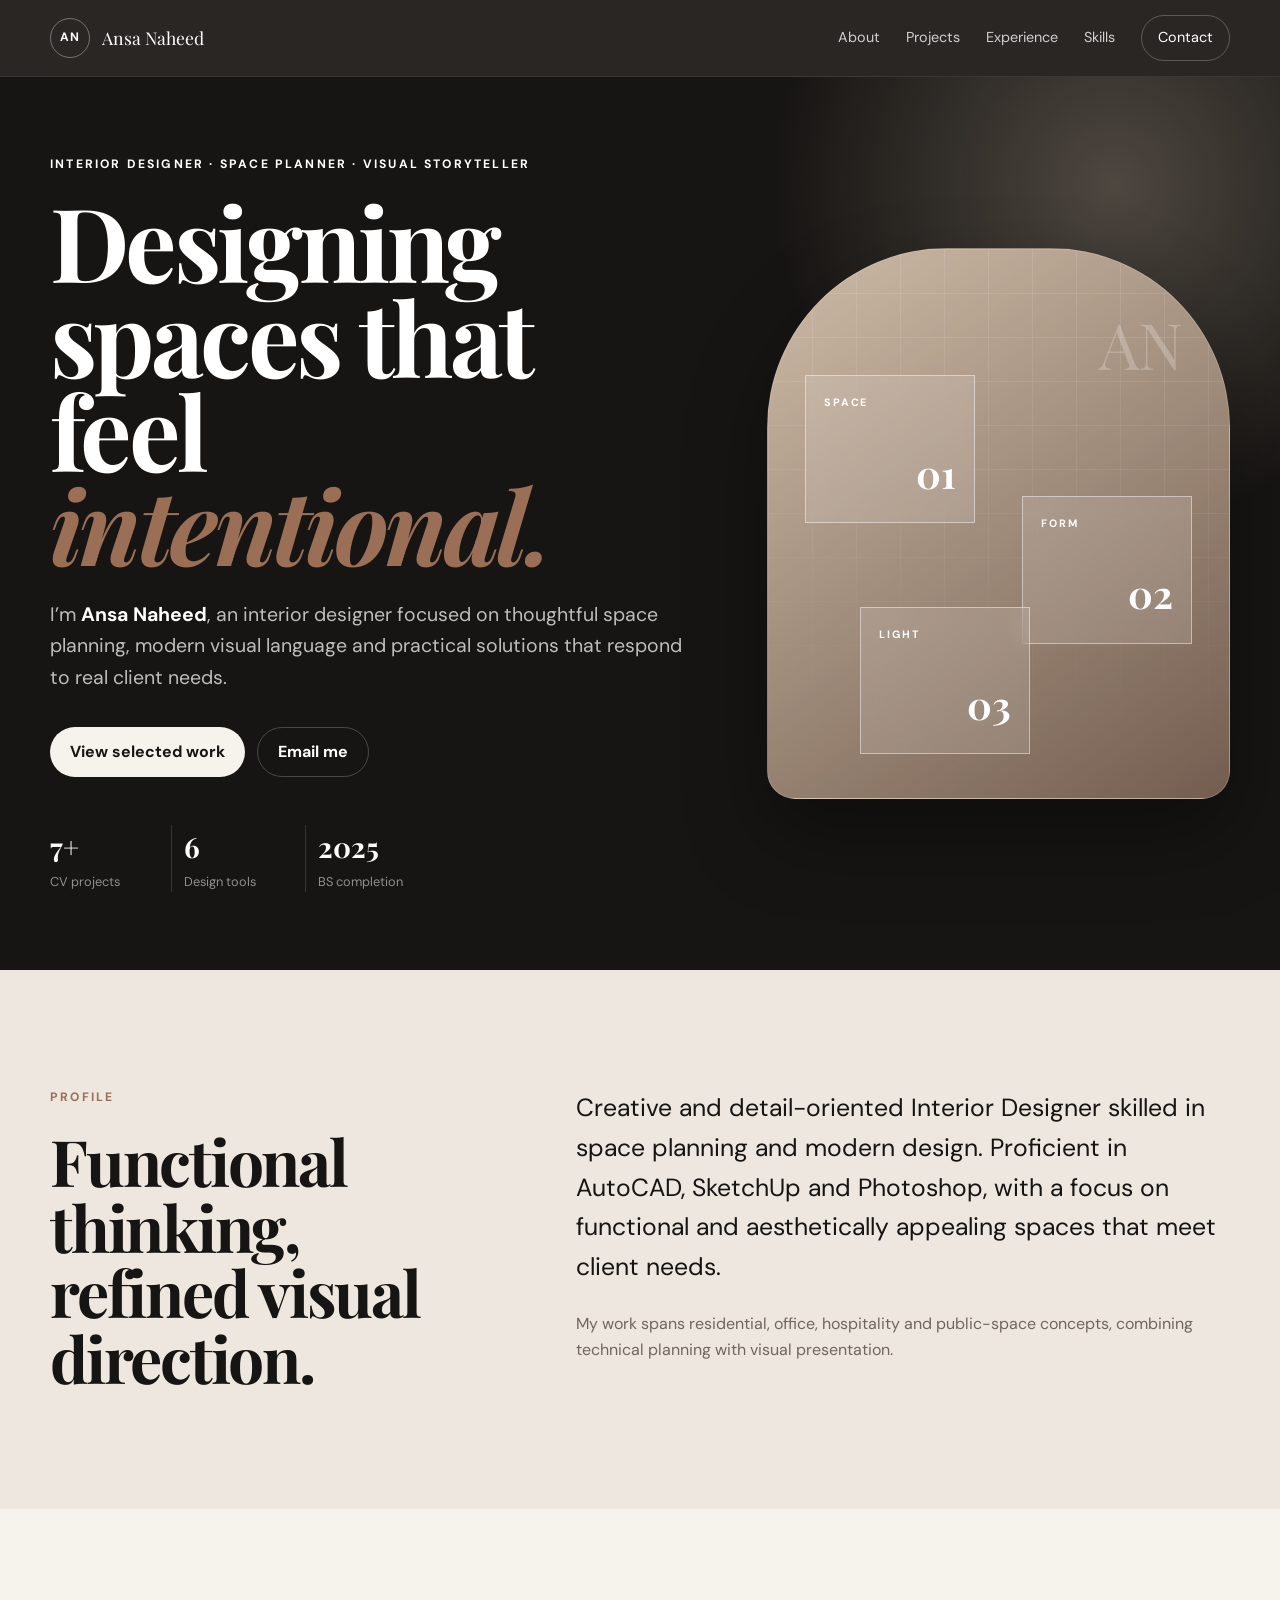
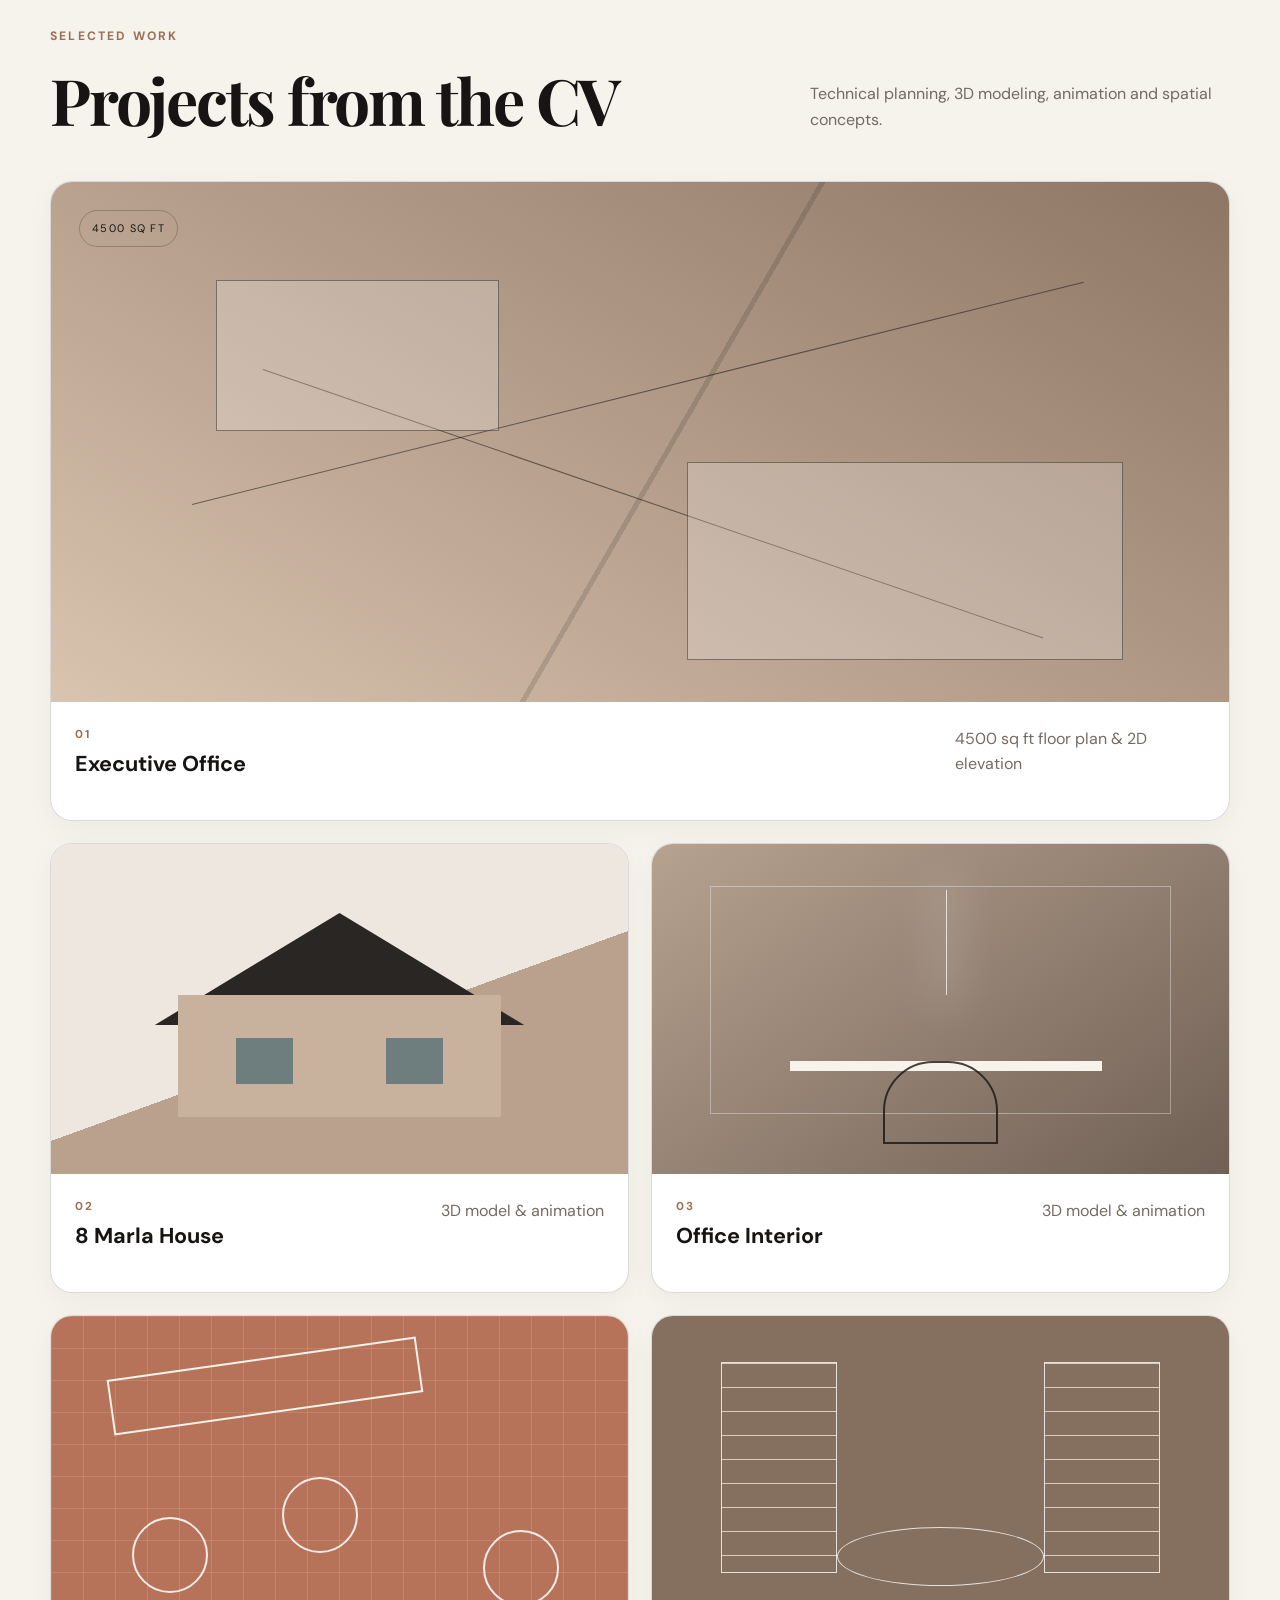
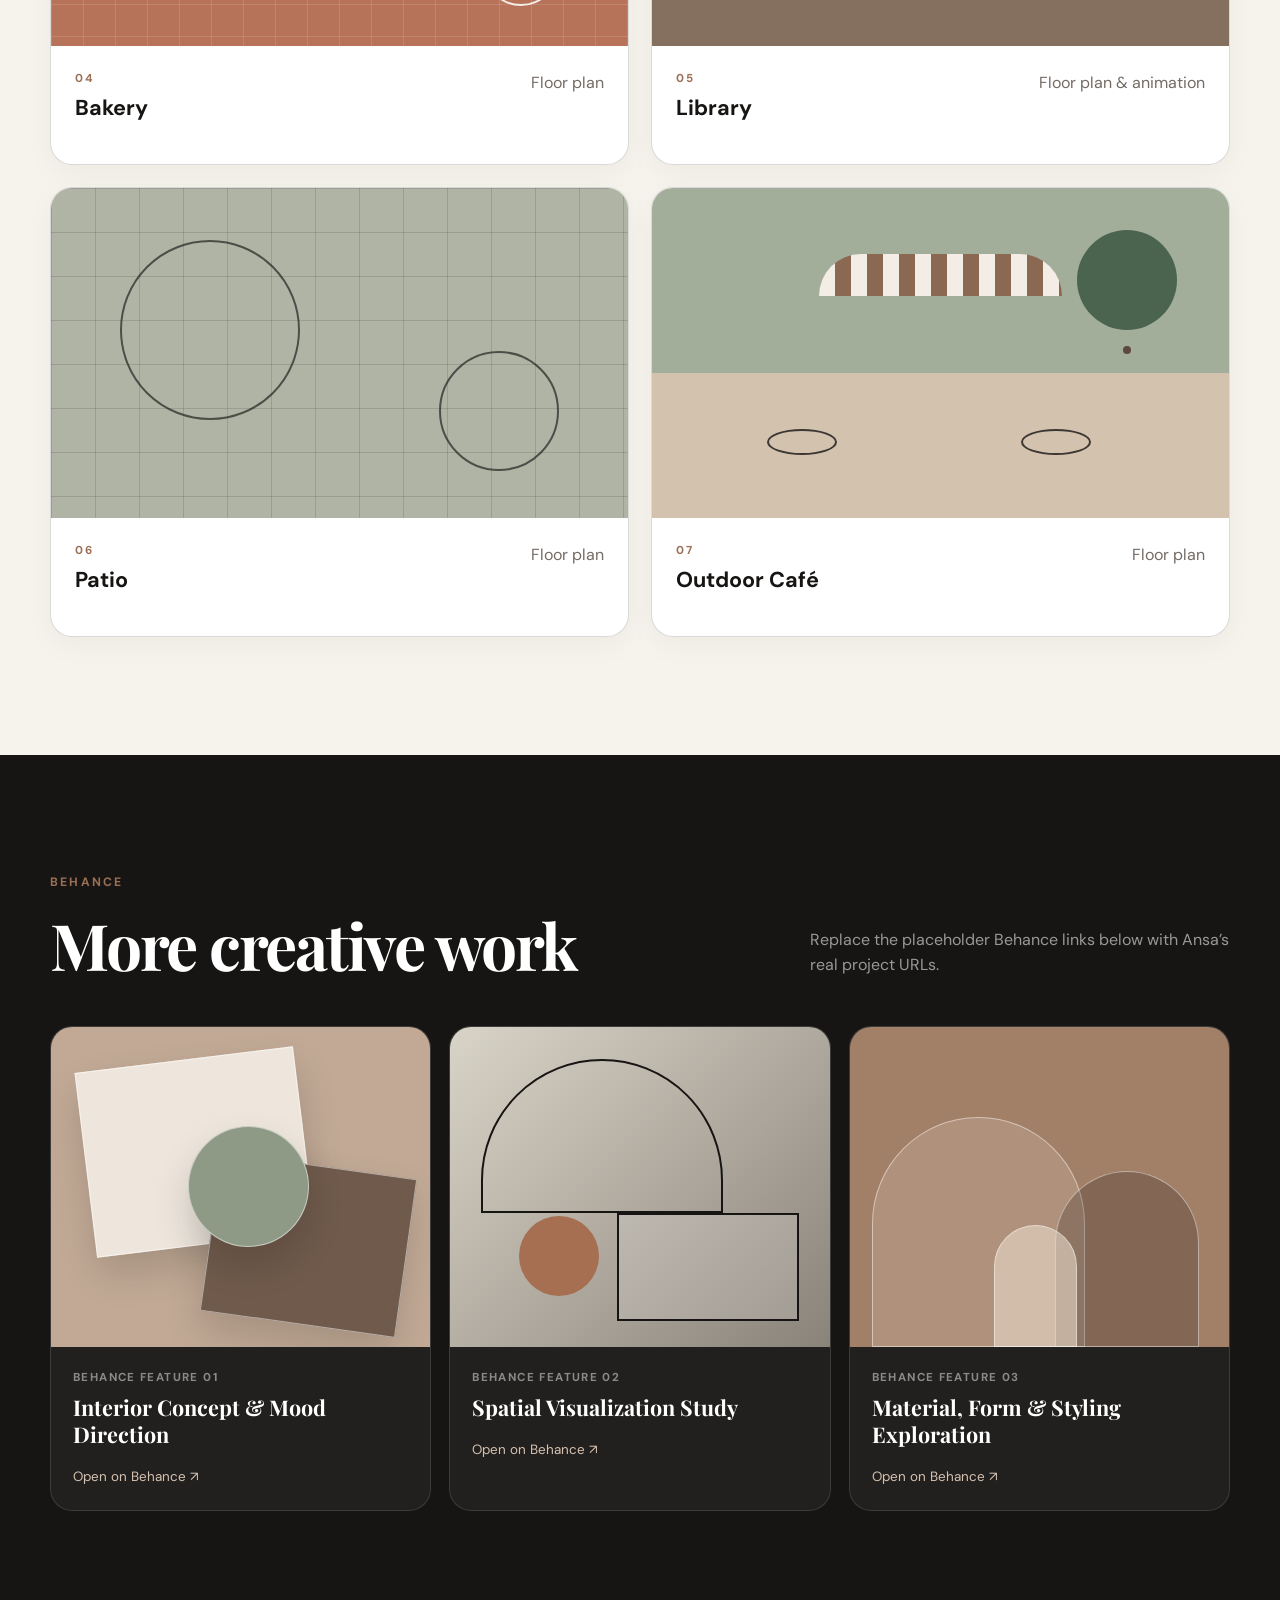
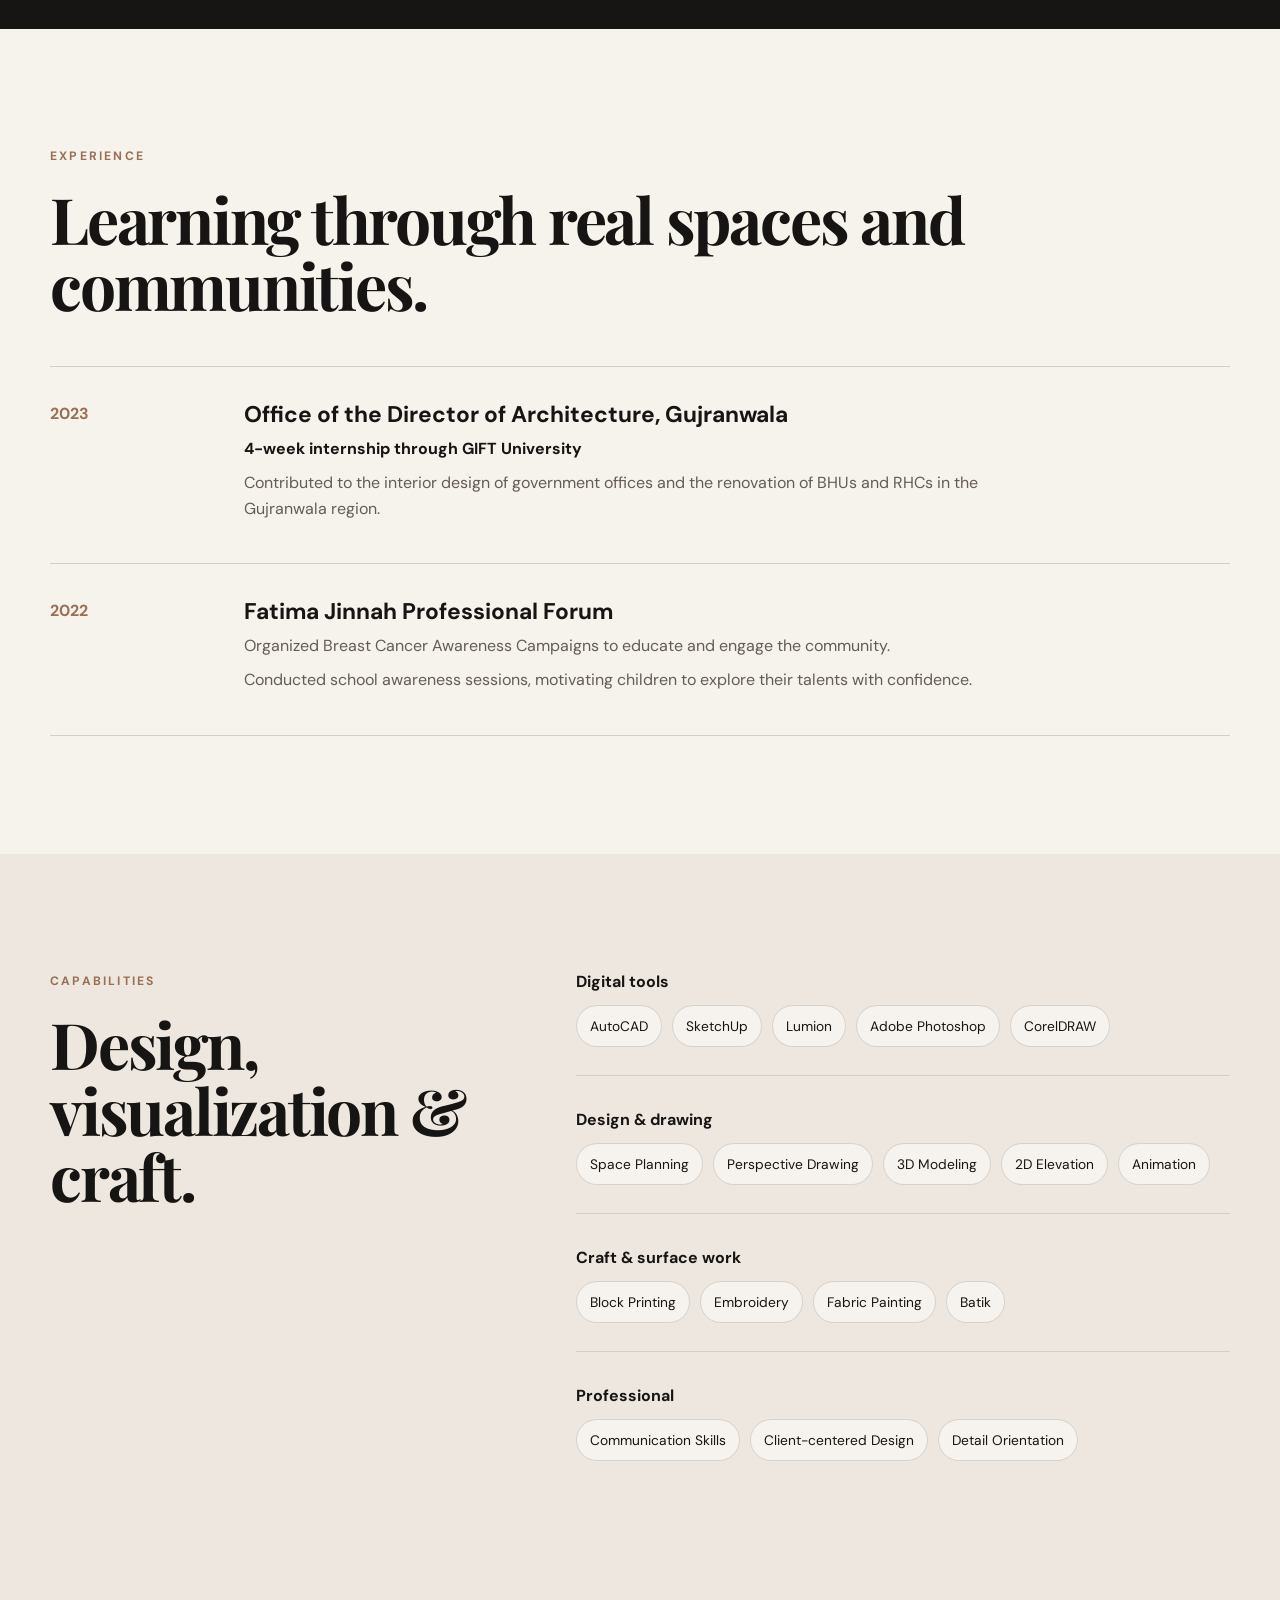
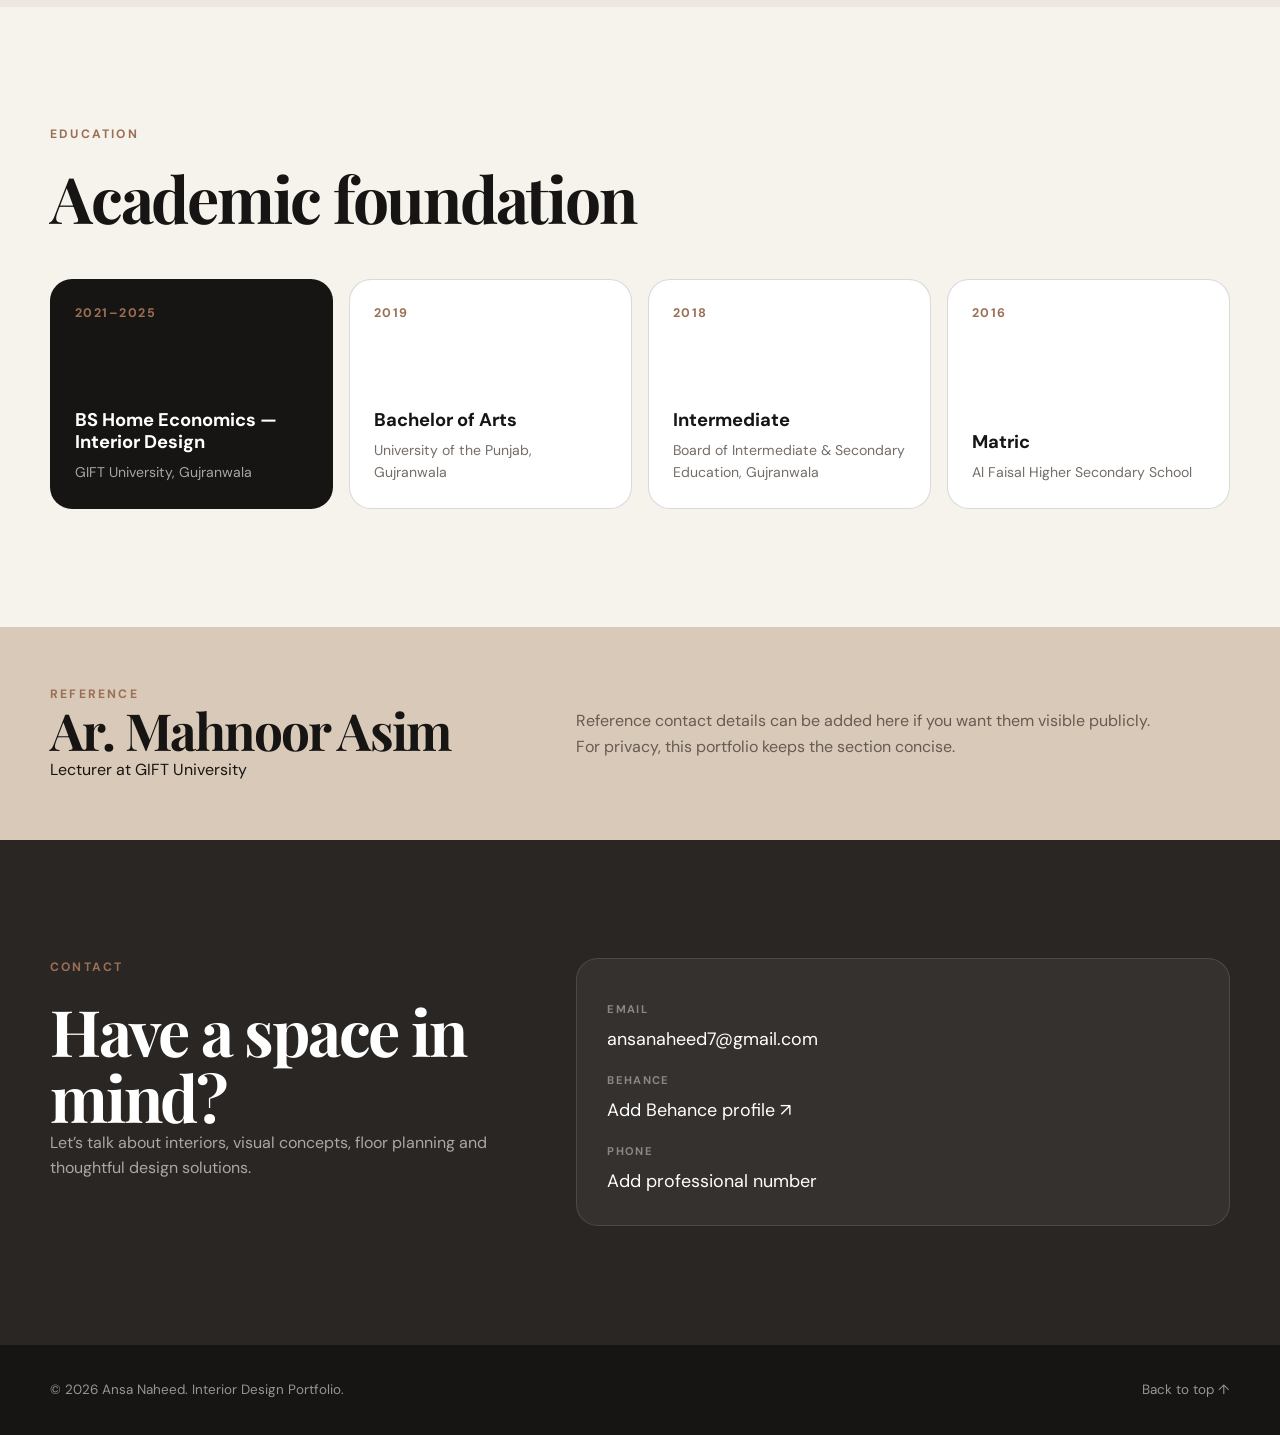
<file: index.html>
<!DOCTYPE html>
<html lang="en">
<head>
  <meta charset="UTF-8" />
  <meta name="viewport" content="width=device-width, initial-scale=1.0" />
  <meta name="description" content="Portfolio of Ansa Naheed — Interior Designer focused on functional, modern and visually refined spaces." />
  <title>Ansa Naheed | Interior Designer</title>

  <!-- Optional Google Fonts. Remove these 3 lines if you prefer fully offline/system fonts. -->
  <link rel="preconnect" href="https://fonts.googleapis.com">
  <link rel="preconnect" href="https://fonts.gstatic.com" crossorigin>
  <link href="https://fonts.googleapis.com/css2?family=DM+Sans:wght@400;500;600;700&family=Playfair+Display:wght@600;700&display=swap" rel="stylesheet">

  <link rel="stylesheet" href="style.css" />
</head>

<body>
  <header class="site-header">
    <div class="container nav-wrap">
      <a class="brand" href="#home" aria-label="Ansa Naheed home">
        <span class="brand-mark">AN</span>
        <span class="brand-name">Ansa Naheed</span>
      </a>

      <nav class="main-nav" aria-label="Primary navigation">
        <a href="#about">About</a>
        <a href="#projects">Projects</a>
        <a href="#experience">Experience</a>
        <a href="#skills">Skills</a>
        <a href="#contact" class="nav-cta">Contact</a>
      </nav>
    </div>
  </header>

  <main>
    <!-- HERO -->
    <section id="home" class="hero">
      <div class="container hero-grid">
        <div class="hero-copy">
          <p class="eyebrow">Interior Designer · Space Planner · Visual Storyteller</p>

          <h1>
            Designing spaces that feel
            <span>intentional.</span>
          </h1>

          <p class="hero-text">
            I’m <strong>Ansa Naheed</strong>, an interior designer focused on
            thoughtful space planning, modern visual language and practical
            solutions that respond to real client needs.
          </p>

          <div class="hero-actions">
            <a class="button button-primary" href="#projects">View selected work</a>
            <a class="button button-secondary" href="mailto:ansanaheed7@gmail.com">Email me</a>
          </div>

          <div class="quick-facts" aria-label="Portfolio highlights">
            <div>
              <strong>7+</strong>
              <span>CV projects</span>
            </div>
            <div>
              <strong>6</strong>
              <span>Design tools</span>
            </div>
            <div>
              <strong>2025</strong>
              <span>BS completion</span>
            </div>
          </div>
        </div>

        <div class="hero-visual" aria-label="Decorative interior design composition">
          <div class="visual-frame">
            <div class="visual-grid"></div>
            <div class="visual-card visual-card-a">
              <span>SPACE</span>
              <strong>01</strong>
            </div>
            <div class="visual-card visual-card-b">
              <span>FORM</span>
              <strong>02</strong>
            </div>
            <div class="visual-card visual-card-c">
              <span>LIGHT</span>
              <strong>03</strong>
            </div>
            <div class="visual-signature">AN</div>
          </div>
        </div>
      </div>
    </section>

    <!-- ABOUT -->
    <section id="about" class="section section-light">
      <div class="container split-grid">
        <div>
          <p class="section-kicker">Profile</p>
          <h2>Functional thinking, refined visual direction.</h2>
        </div>

        <div class="large-copy">
          <p>
            Creative and detail-oriented Interior Designer skilled in space
            planning and modern design. Proficient in AutoCAD, SketchUp and
            Photoshop, with a focus on functional and aesthetically appealing
            spaces that meet client needs.
          </p>
          <p class="muted">
            My work spans residential, office, hospitality and public-space
            concepts, combining technical planning with visual presentation.
          </p>
        </div>
      </div>
    </section>

    <!-- PROJECTS -->
    <section id="projects" class="section">
      <div class="container">
        <div class="section-heading">
          <div>
            <p class="section-kicker">Selected Work</p>
            <h2>Projects from the CV</h2>
          </div>
          <p class="section-note">
            Technical planning, 3D modeling, animation and spatial concepts.
          </p>
        </div>

        <div class="project-grid">
          <article class="project-card project-large">
            <div class="project-art art-office">
              <span class="art-label">4500 SQ FT</span>
              <span class="art-line art-line-1"></span>
              <span class="art-line art-line-2"></span>
              <span class="art-block art-block-1"></span>
              <span class="art-block art-block-2"></span>
            </div>
            <div class="project-meta">
              <div>
                <p class="project-number">01</p>
                <h3>Executive Office</h3>
              </div>
              <p>4500 sq ft floor plan &amp; 2D elevation</p>
            </div>
          </article>

          <article class="project-card">
            <div class="project-art art-house">
              <span class="house-roof"></span>
              <span class="house-body"></span>
              <span class="house-window house-window-a"></span>
              <span class="house-window house-window-b"></span>
            </div>
            <div class="project-meta">
              <div>
                <p class="project-number">02</p>
                <h3>8 Marla House</h3>
              </div>
              <p>3D model &amp; animation</p>
            </div>
          </article>

          <article class="project-card">
            <div class="project-art art-studio">
              <span class="studio-wall"></span>
              <span class="studio-desk"></span>
              <span class="studio-light"></span>
              <span class="studio-chair"></span>
            </div>
            <div class="project-meta">
              <div>
                <p class="project-number">03</p>
                <h3>Office Interior</h3>
              </div>
              <p>3D model &amp; animation</p>
            </div>
          </article>

          <article class="project-card">
            <div class="project-art art-bakery">
              <span class="bakery-counter"></span>
              <span class="bakery-table bakery-table-a"></span>
              <span class="bakery-table bakery-table-b"></span>
              <span class="bakery-table bakery-table-c"></span>
            </div>
            <div class="project-meta">
              <div>
                <p class="project-number">04</p>
                <h3>Bakery</h3>
              </div>
              <p>Floor plan</p>
            </div>
          </article>

          <article class="project-card">
            <div class="project-art art-library">
              <span class="shelf shelf-a"></span>
              <span class="shelf shelf-b"></span>
              <span class="library-table"></span>
            </div>
            <div class="project-meta">
              <div>
                <p class="project-number">05</p>
                <h3>Library</h3>
              </div>
              <p>Floor plan &amp; animation</p>
            </div>
          </article>

          <article class="project-card">
            <div class="project-art art-patio">
              <span class="patio-circle patio-circle-a"></span>
              <span class="patio-circle patio-circle-b"></span>
              <span class="patio-grid"></span>
            </div>
            <div class="project-meta">
              <div>
                <p class="project-number">06</p>
                <h3>Patio</h3>
              </div>
              <p>Floor plan</p>
            </div>
          </article>

          <article class="project-card">
            <div class="project-art art-cafe">
              <span class="cafe-canopy"></span>
              <span class="cafe-seat cafe-seat-a"></span>
              <span class="cafe-seat cafe-seat-b"></span>
              <span class="cafe-tree"></span>
            </div>
            <div class="project-meta">
              <div>
                <p class="project-number">07</p>
                <h3>Outdoor Café</h3>
              </div>
              <p>Floor plan</p>
            </div>
          </article>
        </div>
      </div>
    </section>

    <!-- BEHANCE / EXTRA PROJECTS -->
    <section class="section section-dark">
      <div class="container">
        <div class="section-heading">
          <div>
            <p class="section-kicker">Behance</p>
            <h2>More creative work</h2>
          </div>
          <p class="section-note light-note">
            Replace the placeholder Behance links below with Ansa’s real project URLs.
          </p>
        </div>

        <div class="behance-grid">
          <!-- Replace href="#" with the actual Behance project URL. -->
          <a class="behance-card" href="#" target="_blank" rel="noopener">
            <div class="behance-art behance-art-1">
              <span class="material material-1"></span>
              <span class="material material-2"></span>
              <span class="material material-3"></span>
            </div>
            <div class="behance-copy">
              <span>Behance Feature 01</span>
              <strong>Interior Concept &amp; Mood Direction</strong>
              <em>Open on Behance ↗</em>
            </div>
          </a>

          <a class="behance-card" href="#" target="_blank" rel="noopener">
            <div class="behance-art behance-art-2">
              <span class="shape shape-a"></span>
              <span class="shape shape-b"></span>
              <span class="shape shape-c"></span>
            </div>
            <div class="behance-copy">
              <span>Behance Feature 02</span>
              <strong>Spatial Visualization Study</strong>
              <em>Open on Behance ↗</em>
            </div>
          </a>

          <a class="behance-card" href="#" target="_blank" rel="noopener">
            <div class="behance-art behance-art-3">
              <span class="arch arch-a"></span>
              <span class="arch arch-b"></span>
              <span class="arch arch-c"></span>
            </div>
            <div class="behance-copy">
              <span>Behance Feature 03</span>
              <strong>Material, Form &amp; Styling Exploration</strong>
              <em>Open on Behance ↗</em>
            </div>
          </a>
        </div>
      </div>
    </section>

    <!-- EXPERIENCE -->
    <section id="experience" class="section">
      <div class="container">
        <div class="section-heading">
          <div>
            <p class="section-kicker">Experience</p>
            <h2>Learning through real spaces and communities.</h2>
          </div>
        </div>

        <div class="timeline">
          <article class="timeline-item">
            <div class="timeline-year">2023</div>
            <div class="timeline-content">
              <h3>Office of the Director of Architecture, Gujranwala</h3>
              <p class="timeline-role">4-week internship through GIFT University</p>
              <p>
                Contributed to the interior design of government offices and the
                renovation of BHUs and RHCs in the Gujranwala region.
              </p>
            </div>
          </article>

          <article class="timeline-item">
            <div class="timeline-year">2022</div>
            <div class="timeline-content">
              <h3>Fatima Jinnah Professional Forum</h3>
              <p>
                Organized Breast Cancer Awareness Campaigns to educate and engage
                the community.
              </p>
              <p>
                Conducted school awareness sessions, motivating children to explore
                their talents with confidence.
              </p>
            </div>
          </article>
        </div>
      </div>
    </section>

    <!-- SKILLS -->
    <section id="skills" class="section section-light">
      <div class="container skills-layout">
        <div>
          <p class="section-kicker">Capabilities</p>
          <h2>Design, visualization &amp; craft.</h2>
        </div>

        <div class="skills-groups">
          <div class="skill-group">
            <h3>Digital tools</h3>
            <div class="chips">
              <span>AutoCAD</span>
              <span>SketchUp</span>
              <span>Lumion</span>
              <span>Adobe Photoshop</span>
              <span>CorelDRAW</span>
            </div>
          </div>

          <div class="skill-group">
            <h3>Design &amp; drawing</h3>
            <div class="chips">
              <span>Space Planning</span>
              <span>Perspective Drawing</span>
              <span>3D Modeling</span>
              <span>2D Elevation</span>
              <span>Animation</span>
            </div>
          </div>

          <div class="skill-group">
            <h3>Craft &amp; surface work</h3>
            <div class="chips">
              <span>Block Printing</span>
              <span>Embroidery</span>
              <span>Fabric Painting</span>
              <span>Batik</span>
            </div>
          </div>

          <div class="skill-group">
            <h3>Professional</h3>
            <div class="chips">
              <span>Communication Skills</span>
              <span>Client-centered Design</span>
              <span>Detail Orientation</span>
            </div>
          </div>
        </div>
      </div>
    </section>

    <!-- EDUCATION -->
    <section class="section">
      <div class="container">
        <div class="section-heading">
          <div>
            <p class="section-kicker">Education</p>
            <h2>Academic foundation</h2>
          </div>
        </div>

        <div class="education-grid">
          <article class="education-card featured">
            <span>2021–2025</span>
            <h3>BS Home Economics — Interior Design</h3>
            <p>GIFT University, Gujranwala</p>
          </article>

          <article class="education-card">
            <span>2019</span>
            <h3>Bachelor of Arts</h3>
            <p>University of the Punjab, Gujranwala</p>
          </article>

          <article class="education-card">
            <span>2018</span>
            <h3>Intermediate</h3>
            <p>Board of Intermediate &amp; Secondary Education, Gujranwala</p>
          </article>

          <article class="education-card">
            <span>2016</span>
            <h3>Matric</h3>
            <p>Al Faisal Higher Secondary School</p>
          </article>
        </div>
      </div>
    </section>

    <!-- REFERENCE -->
    <section class="reference-strip">
      <div class="container reference-grid">
        <div>
          <p class="section-kicker">Reference</p>
          <h2>Ar. Mahnoor Asim</h2>
          <p>Lecturer at GIFT University</p>
        </div>

        <div class="reference-note">
          <p>
            Reference contact details can be added here if you want them visible
            publicly. For privacy, this portfolio keeps the section concise.
          </p>
        </div>
      </div>
    </section>

    <!-- CONTACT -->
    <section id="contact" class="section contact-section">
      <div class="container contact-grid">
        <div>
          <p class="section-kicker">Contact</p>
          <h2>Have a space in mind?</h2>
          <p>
            Let’s talk about interiors, visual concepts, floor planning and
            thoughtful design solutions.
          </p>
        </div>

        <div class="contact-card">
          <span>Email</span>
          <a href="mailto:ansanaheed7@gmail.com">ansanaheed7@gmail.com</a>

          <!-- Replace # with the real Behance profile link -->
          <span>Behance</span>
          <a href="#" target="_blank" rel="noopener">Add Behance profile ↗</a>

          <!-- The CV contains a placeholder phone number. Add the real number here if desired. -->
          <span>Phone</span>
          <p>Add professional number</p>
        </div>
      </div>
    </section>
  </main>

  <footer class="site-footer">
    <div class="container footer-wrap">
      <p>© 2026 Ansa Naheed. Interior Design Portfolio.</p>
      <a href="#home">Back to top ↑</a>
    </div>
  </footer>
</body>
</html>
</file>
<file: style.css>
:root {
  --ink: #171513;
  --ink-soft: #2a2623;
  --paper: #f6f2ec;
  --paper-2: #eee7df;
  --white: #ffffff;
  --sand: #cdbba7;
  --clay: #9b6f55;
  --line: rgba(23, 21, 19, 0.16);
  --radius-lg: 30px;
  --radius-md: 22px;
  --radius-sm: 14px;
  --shadow: 0 20px 60px rgba(30, 24, 20, 0.10);
  --max-width: 1180px;
}

/* ---------- Reset ---------- */
* {
  box-sizing: border-box;
}

html {
  scroll-behavior: smooth;
}

body {
  margin: 0;
  color: var(--ink);
  background: var(--paper);
  font-family: "DM Sans", Arial, sans-serif;
  line-height: 1.6;
}

img,
svg {
  max-width: 100%;
}

a {
  color: inherit;
  text-decoration: none;
}

button,
input,
textarea,
select {
  font: inherit;
}

::selection {
  background: var(--ink);
  color: var(--paper);
}

.container {
  width: min(calc(100% - 40px), var(--max-width));
  margin: 0 auto;
}

/* ---------- Typography ---------- */
h1,
h2,
h3,
p {
  margin-top: 0;
}

h1,
h2 {
  font-family: "Playfair Display", Georgia, serif;
  letter-spacing: -0.035em;
}

h1 {
  max-width: 860px;
  margin-bottom: 28px;
  font-size: clamp(3.2rem, 8vw, 7.4rem);
  line-height: 0.92;
}

h1 span {
  display: block;
  color: var(--clay);
  font-style: italic;
}

h2 {
  margin-bottom: 0;
  font-size: clamp(2.2rem, 5vw, 4.3rem);
  line-height: 1.03;
}

h3 {
  line-height: 1.2;
}

.eyebrow,
.section-kicker {
  margin-bottom: 20px;
  font-size: 0.76rem;
  font-weight: 700;
  letter-spacing: 0.18em;
  text-transform: uppercase;
}

.section-kicker {
  color: var(--clay);
}

.muted {
  color: #6f665f;
}

/* ---------- Header / Nav ---------- */
.site-header {
  position: sticky;
  top: 0;
  z-index: 50;
  border-bottom: 1px solid rgba(255,255,255,0.08);
  background: rgba(23, 21, 19, 0.92);
  color: var(--white);
  backdrop-filter: blur(18px);
}

.nav-wrap {
  min-height: 76px;
  display: flex;
  align-items: center;
  justify-content: space-between;
  gap: 28px;
}

.brand {
  display: inline-flex;
  align-items: center;
  gap: 12px;
}

.brand-mark {
  width: 40px;
  aspect-ratio: 1;
  display: grid;
  place-items: center;
  border: 1px solid rgba(255,255,255,0.35);
  border-radius: 50%;
  font-size: 0.76rem;
  font-weight: 700;
  letter-spacing: 0.08em;
}

.brand-name {
  font-family: "Playfair Display", Georgia, serif;
  font-size: 1.1rem;
}

.main-nav {
  display: flex;
  align-items: center;
  gap: 26px;
  font-size: 0.9rem;
}

.main-nav a {
  opacity: 0.78;
  transition: 0.25s ease;
}

.main-nav a:hover {
  opacity: 1;
}

.main-nav .nav-cta {
  padding: 10px 16px;
  border: 1px solid rgba(255,255,255,0.24);
  border-radius: 999px;
  opacity: 1;
}

/* ---------- Hero ---------- */
.hero {
  overflow: hidden;
  background:
    radial-gradient(circle at 87% 12%, rgba(205,187,167,0.30), transparent 25%),
    var(--ink);
  color: var(--white);
}

.hero-grid {
  min-height: calc(100vh - 76px);
  display: grid;
  grid-template-columns: 1.17fr 0.83fr;
  align-items: center;
  gap: 64px;
  padding-block: 78px;
}

.hero-copy {
  position: relative;
  z-index: 2;
}

.hero-text {
  max-width: 680px;
  margin-bottom: 34px;
  color: rgba(255,255,255,0.72);
  font-size: clamp(1rem, 1.6vw, 1.22rem);
}

.hero-text strong {
  color: var(--white);
}

.hero-actions {
  display: flex;
  flex-wrap: wrap;
  gap: 12px;
  margin-bottom: 48px;
}

.button {
  display: inline-flex;
  align-items: center;
  justify-content: center;
  min-height: 50px;
  padding: 0 20px;
  border-radius: 999px;
  font-weight: 700;
  transition: transform 0.2s ease, background 0.2s ease;
}

.button:hover {
  transform: translateY(-2px);
}

.button-primary {
  background: var(--paper);
  color: var(--ink);
}

.button-secondary {
  border: 1px solid rgba(255,255,255,0.22);
  color: var(--white);
}

.quick-facts {
  display: flex;
  gap: 12px;
}

.quick-facts div {
  min-width: 122px;
  padding-right: 18px;
  border-right: 1px solid rgba(255,255,255,0.14);
}

.quick-facts div:last-child {
  border-right: 0;
}

.quick-facts strong,
.quick-facts span {
  display: block;
}

.quick-facts strong {
  margin-bottom: 2px;
  font-family: "Playfair Display", Georgia, serif;
  font-size: 1.75rem;
}

.quick-facts span {
  color: rgba(255,255,255,0.52);
  font-size: 0.8rem;
}

.hero-visual {
  display: flex;
  justify-content: flex-end;
}

.visual-frame {
  position: relative;
  width: min(100%, 470px);
  aspect-ratio: 0.84;
  overflow: hidden;
  border: 1px solid rgba(255,255,255,0.16);
  border-radius: 180px 180px 28px 28px;
  background:
    linear-gradient(145deg, rgba(205,187,167,0.92), rgba(85,62,50,0.75)),
    var(--sand);
  box-shadow: 0 35px 80px rgba(0,0,0,0.35);
}

.visual-grid {
  position: absolute;
  inset: 0;
  background-image:
    linear-gradient(rgba(255,255,255,0.12) 1px, transparent 1px),
    linear-gradient(90deg, rgba(255,255,255,0.12) 1px, transparent 1px);
  background-size: 44px 44px;
  mask-image: linear-gradient(to bottom, black, transparent 92%);
}

.visual-card {
  position: absolute;
  width: 170px;
  aspect-ratio: 1.15;
  display: flex;
  flex-direction: column;
  justify-content: space-between;
  padding: 18px;
  border: 1px solid rgba(255,255,255,0.45);
  background: rgba(255,255,255,0.13);
  backdrop-filter: blur(10px);
}

.visual-card span {
  font-size: 0.67rem;
  font-weight: 700;
  letter-spacing: 0.18em;
}

.visual-card strong {
  align-self: flex-end;
  font-family: "Playfair Display", Georgia, serif;
  font-size: 2.4rem;
}

.visual-card-a {
  top: 23%;
  left: 8%;
}

.visual-card-b {
  top: 45%;
  right: 8%;
}

.visual-card-c {
  left: 20%;
  bottom: 8%;
}

.visual-signature {
  position: absolute;
  top: 8%;
  right: 10%;
  font-family: "Playfair Display", Georgia, serif;
  font-size: 4rem;
  opacity: 0.24;
}

/* ---------- Sections ---------- */
.section {
  padding: 118px 0;
}

.section-light {
  background: var(--paper-2);
}

.section-dark {
  background: var(--ink);
  color: var(--white);
}

.split-grid,
.skills-layout,
.contact-grid,
.reference-grid {
  display: grid;
  grid-template-columns: 0.82fr 1.18fr;
  gap: 72px;
}

.large-copy {
  max-width: 720px;
}

.large-copy p {
  font-size: clamp(1.18rem, 2vw, 1.55rem);
}

.large-copy .muted {
  font-size: 1rem;
}

.section-heading {
  display: flex;
  align-items: end;
  justify-content: space-between;
  gap: 34px;
  margin-bottom: 48px;
}

.section-note {
  max-width: 420px;
  margin: 0;
  color: #726a64;
}

.light-note {
  color: rgba(255,255,255,0.56);
}

/* ---------- Projects ---------- */
.project-grid {
  display: grid;
  grid-template-columns: repeat(2, minmax(0, 1fr));
  gap: 22px;
}

.project-card {
  overflow: hidden;
  border: 1px solid var(--line);
  border-radius: var(--radius-md);
  background: var(--white);
  box-shadow: 0 8px 30px rgba(36,28,24,0.04);
  transition: transform 0.28s ease, box-shadow 0.28s ease;
}

.project-card:hover {
  transform: translateY(-6px);
  box-shadow: var(--shadow);
}

.project-large {
  grid-column: 1 / -1;
}

.project-art {
  position: relative;
  min-height: 330px;
  overflow: hidden;
  background: #d9cec1;
}

.project-large .project-art {
  min-height: 520px;
}

.project-meta {
  min-height: 118px;
  display: flex;
  justify-content: space-between;
  align-items: start;
  gap: 24px;
  padding: 24px;
}

.project-meta h3 {
  margin: 0;
  font-size: 1.35rem;
}

.project-meta p {
  max-width: 250px;
  margin: 0;
  color: #746b65;
}

.project-number {
  margin-bottom: 8px !important;
  color: var(--clay) !important;
  font-size: 0.72rem;
  font-weight: 700;
  letter-spacing: 0.18em;
}

/* Abstract project artwork */
.art-office {
  background:
    linear-gradient(120deg, transparent 52%, rgba(23,21,19,0.15) 52%, rgba(23,21,19,0.15) 52.4%, transparent 52.4%),
    linear-gradient(30deg, #d9c4b0, #8e7664);
}

.art-label {
  position: absolute;
  top: 28px;
  left: 28px;
  padding: 9px 12px;
  border: 1px solid rgba(23,21,19,0.24);
  border-radius: 999px;
  font-size: 0.68rem;
  letter-spacing: 0.12em;
}

.art-line {
  position: absolute;
  display: block;
  height: 1px;
  background: rgba(23,21,19,0.55);
  transform-origin: left center;
}

.art-line-1 {
  width: 78%;
  top: 62%;
  left: 12%;
  transform: rotate(-14deg);
}

.art-line-2 {
  width: 70%;
  top: 36%;
  left: 18%;
  transform: rotate(19deg);
}

.art-block {
  position: absolute;
  display: block;
  border: 1px solid rgba(23,21,19,0.45);
  background: rgba(255,255,255,0.22);
}

.art-block-1 {
  width: 37%;
  height: 38%;
  right: 9%;
  bottom: 8%;
}

.art-block-2 {
  width: 24%;
  height: 29%;
  left: 14%;
  top: 19%;
}

.art-house {
  background: linear-gradient(160deg, #eee7df 0 55%, #baa18e 55%);
}

.house-roof,
.house-body,
.house-window {
  position: absolute;
  display: block;
}

.house-roof {
  width: 64%;
  height: 34%;
  left: 18%;
  top: 21%;
  background: var(--ink-soft);
  clip-path: polygon(50% 0, 100% 100%, 0 100%);
}

.house-body {
  width: 56%;
  height: 37%;
  left: 22%;
  bottom: 17%;
  background: #c8b29d;
}

.house-window {
  width: 10%;
  height: 14%;
  bottom: 27%;
  background: #6e7d7d;
}

.house-window-a { left: 32%; }
.house-window-b { right: 32%; }

.art-studio {
  background: linear-gradient(145deg, #b6a28f, #706055);
}

.studio-wall,
.studio-desk,
.studio-light,
.studio-chair {
  position: absolute;
  display: block;
}

.studio-wall {
  inset: 13% 10% 18%;
  border: 1px solid rgba(255,255,255,0.35);
}

.studio-desk {
  width: 54%;
  height: 10px;
  left: 24%;
  bottom: 31%;
  background: var(--paper);
}

.studio-light {
  width: 1px;
  height: 32%;
  left: 51%;
  top: 14%;
  background: rgba(255,255,255,0.75);
  box-shadow: 0 0 40px 14px rgba(255,255,255,0.15);
}

.studio-chair {
  width: 20%;
  height: 25%;
  left: 40%;
  bottom: 9%;
  border: 2px solid rgba(23,21,19,0.8);
  border-top-left-radius: 50px;
  border-top-right-radius: 50px;
}

.art-bakery {
  background:
    linear-gradient(90deg, rgba(255,255,255,0.12) 1px, transparent 1px),
    linear-gradient(rgba(255,255,255,0.12) 1px, transparent 1px),
    #b77359;
  background-size: 32px 32px;
}

.bakery-counter,
.bakery-table {
  position: absolute;
  display: block;
}

.bakery-counter {
  width: 54%;
  height: 17%;
  top: 13%;
  left: 10%;
  border: 2px solid var(--paper);
  transform: rotate(-8deg);
}

.bakery-table {
  width: 76px;
  aspect-ratio: 1;
  border: 2px solid rgba(255,255,255,0.86);
  border-radius: 50%;
}

.bakery-table-a { left: 14%; bottom: 16%; }
.bakery-table-b { left: 40%; bottom: 28%; }
.bakery-table-c { right: 12%; bottom: 12%; }

.art-library {
  background: #85705f;
}

.shelf,
.library-table {
  position: absolute;
  display: block;
  border: 1px solid rgba(255,255,255,0.78);
}

.shelf {
  width: 20%;
  height: 64%;
  top: 14%;
  background:
    linear-gradient(rgba(255,255,255,0.66) 1px, transparent 1px);
  background-size: 100% 24px;
}

.shelf-a { left: 12%; }
.shelf-b { right: 12%; }

.library-table {
  width: 36%;
  height: 18%;
  left: 32%;
  bottom: 18%;
  border-radius: 50%;
}

.art-patio {
  background: #b0b4a5;
}

.patio-grid {
  position: absolute;
  inset: 0;
  background-image:
    linear-gradient(rgba(23,21,19,0.14) 1px, transparent 1px),
    linear-gradient(90deg, rgba(23,21,19,0.14) 1px, transparent 1px);
  background-size: 44px 44px;
}

.patio-circle {
  position: absolute;
  z-index: 2;
  display: block;
  border: 2px solid rgba(23,21,19,0.64);
  border-radius: 50%;
}

.patio-circle-a {
  width: 180px;
  aspect-ratio: 1;
  top: 16%;
  left: 12%;
}

.patio-circle-b {
  width: 120px;
  aspect-ratio: 1;
  right: 12%;
  bottom: 14%;
}

.art-cafe {
  background: linear-gradient(180deg, #a2ad9a 0 56%, #d2c2ae 56%);
}

.cafe-canopy,
.cafe-seat,
.cafe-tree {
  position: absolute;
  display: block;
}

.cafe-canopy {
  width: 42%;
  height: 13%;
  top: 20%;
  left: 29%;
  background: repeating-linear-gradient(
    90deg,
    #f3ede6 0 16px,
    #8a6852 16px 32px
  );
  border-radius: 80px 80px 0 0;
}

.cafe-seat {
  width: 70px;
  height: 26px;
  bottom: 19%;
  border: 2px solid rgba(23,21,19,0.8);
  border-radius: 50%;
}

.cafe-seat-a { left: 20%; }
.cafe-seat-b { right: 24%; }

.cafe-tree {
  width: 100px;
  height: 100px;
  right: 9%;
  top: 13%;
  border-radius: 50%;
  background: rgba(46,76,54,0.75);
  box-shadow: 0 70px 0 -46px #5c493e;
}

/* ---------- Behance ---------- */
.behance-grid {
  display: grid;
  grid-template-columns: repeat(3, minmax(0, 1fr));
  gap: 18px;
}

.behance-card {
  overflow: hidden;
  border: 1px solid rgba(255,255,255,0.12);
  border-radius: var(--radius-md);
  background: rgba(255,255,255,0.05);
  transition: transform 0.25s ease, background 0.25s ease;
}

.behance-card:hover {
  transform: translateY(-6px);
  background: rgba(255,255,255,0.08);
}

.behance-art {
  position: relative;
  min-height: 320px;
  overflow: hidden;
}

.behance-copy {
  padding: 22px;
}

.behance-copy span,
.behance-copy strong,
.behance-copy em {
  display: block;
}

.behance-copy span {
  margin-bottom: 7px;
  color: rgba(255,255,255,0.48);
  font-size: 0.72rem;
  font-weight: 700;
  letter-spacing: 0.12em;
  text-transform: uppercase;
}

.behance-copy strong {
  margin-bottom: 18px;
  font-family: "Playfair Display", Georgia, serif;
  font-size: 1.35rem;
  line-height: 1.25;
}

.behance-copy em {
  color: #d6c2b1;
  font-size: 0.84rem;
  font-style: normal;
}

.behance-art-1 {
  background: #c1a995;
}

.material {
  position: absolute;
  display: block;
  border: 1px solid rgba(255,255,255,0.5);
  box-shadow: 0 18px 38px rgba(0,0,0,0.14);
}

.material-1 {
  width: 58%;
  height: 58%;
  top: 10%;
  left: 9%;
  background: #eee6dd;
  transform: rotate(-7deg);
}

.material-2 {
  width: 52%;
  height: 50%;
  right: 6%;
  bottom: 7%;
  background: #6f5a4b;
  transform: rotate(8deg);
}

.material-3 {
  width: 32%;
  aspect-ratio: 1;
  top: 31%;
  left: 36%;
  border-radius: 50%;
  background: #8f9a86;
}

.behance-art-2 {
  background: linear-gradient(135deg, #d9d4c8, #8a837a);
}

.shape {
  position: absolute;
  display: block;
  border: 2px solid var(--ink);
}

.shape-a {
  width: 64%;
  height: 48%;
  left: 8%;
  top: 10%;
  border-radius: 180px 180px 0 0;
}

.shape-b {
  width: 48%;
  height: 34%;
  right: 8%;
  bottom: 8%;
  background: rgba(255,255,255,0.16);
}

.shape-c {
  width: 80px;
  aspect-ratio: 1;
  left: 18%;
  bottom: 16%;
  border-radius: 50%;
  background: #a66f52;
  border: 0;
}

.behance-art-3 {
  background: #a27f67;
}

.arch {
  position: absolute;
  bottom: 0;
  display: block;
  border-radius: 120px 120px 0 0;
  border: 1px solid rgba(255,255,255,0.46);
}

.arch-a {
  width: 56%;
  height: 72%;
  left: 6%;
  background: rgba(245,238,230,0.16);
}

.arch-b {
  width: 38%;
  height: 55%;
  right: 8%;
  background: rgba(34,29,25,0.24);
}

.arch-c {
  width: 22%;
  height: 38%;
  left: 38%;
  background: rgba(238,225,210,0.55);
}

/* ---------- Timeline ---------- */
.timeline {
  border-top: 1px solid var(--line);
}

.timeline-item {
  display: grid;
  grid-template-columns: 160px 1fr;
  gap: 34px;
  padding: 34px 0;
  border-bottom: 1px solid var(--line);
}

.timeline-year {
  color: var(--clay);
  font-weight: 700;
}

.timeline-content {
  max-width: 760px;
}

.timeline-content h3 {
  margin-bottom: 8px;
  font-size: 1.42rem;
}

.timeline-content p {
  margin-bottom: 8px;
  color: #645c56;
}

.timeline-role {
  color: var(--ink) !important;
  font-weight: 700;
}

/* ---------- Skills ---------- */
.skills-groups {
  display: grid;
  gap: 34px;
}

.skill-group {
  padding-bottom: 28px;
  border-bottom: 1px solid rgba(23,21,19,0.12);
}

.skill-group:last-child {
  border-bottom: 0;
}

.skill-group h3 {
  margin-bottom: 14px;
  font-size: 1rem;
}

.chips {
  display: flex;
  flex-wrap: wrap;
  gap: 10px;
}

.chips span {
  padding: 9px 13px;
  border: 1px solid rgba(23,21,19,0.14);
  border-radius: 999px;
  background: rgba(255,255,255,0.46);
  font-size: 0.86rem;
}

/* ---------- Education ---------- */
.education-grid {
  display: grid;
  grid-template-columns: repeat(4, minmax(0, 1fr));
  gap: 16px;
}

.education-card {
  min-height: 230px;
  display: flex;
  flex-direction: column;
  padding: 24px;
  border: 1px solid var(--line);
  border-radius: var(--radius-md);
  background: var(--white);
}

.education-card.featured {
  background: var(--ink);
  color: var(--white);
}

.education-card span {
  margin-bottom: auto;
  color: var(--clay);
  font-size: 0.78rem;
  font-weight: 700;
  letter-spacing: 0.12em;
}

.education-card h3 {
  margin: 18px 0 8px;
  font-size: 1.15rem;
}

.education-card p {
  margin: 0;
  color: #756d67;
  font-size: 0.88rem;
}

.education-card.featured p {
  color: rgba(255,255,255,0.62);
}

/* ---------- Reference ---------- */
.reference-strip {
  padding: 58px 0;
  background: #d9c9b8;
}

.reference-grid {
  align-items: center;
}

.reference-grid h2 {
  font-size: clamp(2rem, 4vw, 3.6rem);
}

.reference-grid p {
  margin-bottom: 0;
}

.reference-note {
  max-width: 600px;
  color: #665b52;
}

/* ---------- Contact ---------- */
.contact-section {
  background: var(--ink-soft);
  color: var(--white);
}

.contact-grid {
  align-items: start;
}

.contact-grid > div:first-child > p:not(.section-kicker) {
  max-width: 530px;
  color: rgba(255,255,255,0.6);
}

.contact-card {
  display: grid;
  gap: 6px;
  padding: 30px;
  border: 1px solid rgba(255,255,255,0.12);
  border-radius: var(--radius-md);
  background: rgba(255,255,255,0.05);
}

.contact-card span {
  margin-top: 12px;
  color: rgba(255,255,255,0.42);
  font-size: 0.7rem;
  font-weight: 700;
  letter-spacing: 0.12em;
  text-transform: uppercase;
}

.contact-card a,
.contact-card p {
  margin: 0;
  font-size: 1.12rem;
}

.contact-card a:hover {
  text-decoration: underline;
}

/* ---------- Footer ---------- */
.site-footer {
  border-top: 1px solid rgba(255,255,255,0.08);
  background: var(--ink);
  color: rgba(255,255,255,0.55);
}

.footer-wrap {
  min-height: 90px;
  display: flex;
  align-items: center;
  justify-content: space-between;
  gap: 20px;
  font-size: 0.84rem;
}

.footer-wrap p {
  margin: 0;
}

/* ---------- Responsive ---------- */
@media (max-width: 980px) {
  .main-nav a:not(.nav-cta) {
    display: none;
  }

  .hero-grid,
  .split-grid,
  .skills-layout,
  .contact-grid,
  .reference-grid {
    grid-template-columns: 1fr;
  }

  .hero-grid {
    min-height: auto;
    padding-block: 72px;
  }

  .hero-visual {
    justify-content: flex-start;
  }

  .visual-frame {
    width: min(100%, 560px);
    aspect-ratio: 1.1;
    border-radius: 180px 180px 26px 26px;
  }

  .project-large {
    grid-column: auto;
  }

  .project-large .project-art {
    min-height: 330px;
  }

  .behance-grid,
  .education-grid {
    grid-template-columns: repeat(2, minmax(0, 1fr));
  }
}

@media (max-width: 700px) {
  .container {
    width: min(calc(100% - 28px), var(--max-width));
  }

  .brand-name {
    display: none;
  }

  .section {
    padding: 84px 0;
  }

  .section-heading {
    align-items: start;
    flex-direction: column;
  }

  .project-grid,
  .behance-grid,
  .education-grid {
    grid-template-columns: 1fr;
  }

  .project-art,
  .project-large .project-art,
  .behance-art {
    min-height: 290px;
  }

  .project-meta {
    flex-direction: column;
  }

  .timeline-item {
    grid-template-columns: 1fr;
    gap: 8px;
  }

  .quick-facts {
    gap: 16px;
  }

  .quick-facts div {
    min-width: 0;
    flex: 1;
    padding-right: 10px;
  }

  .footer-wrap {
    align-items: flex-start;
    flex-direction: column;
    justify-content: center;
    padding: 24px 0;
  }
}
</file>
